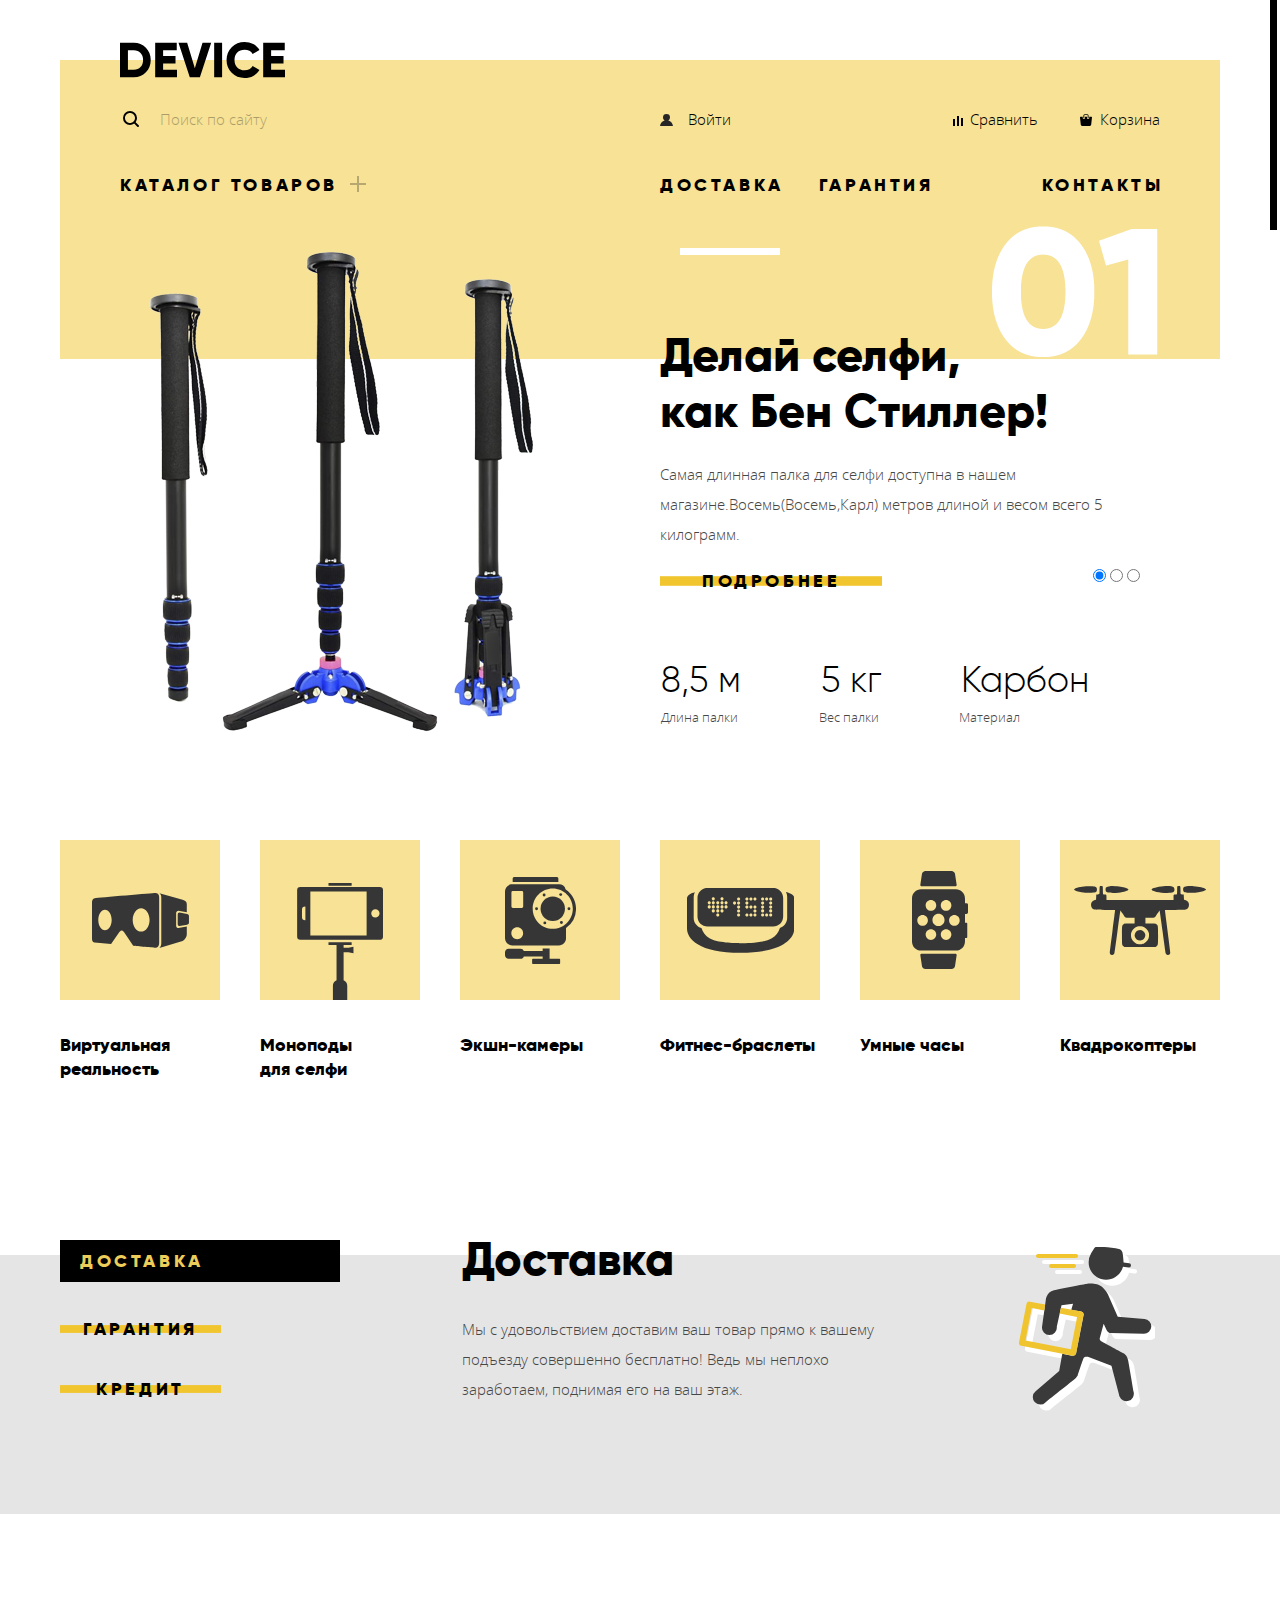
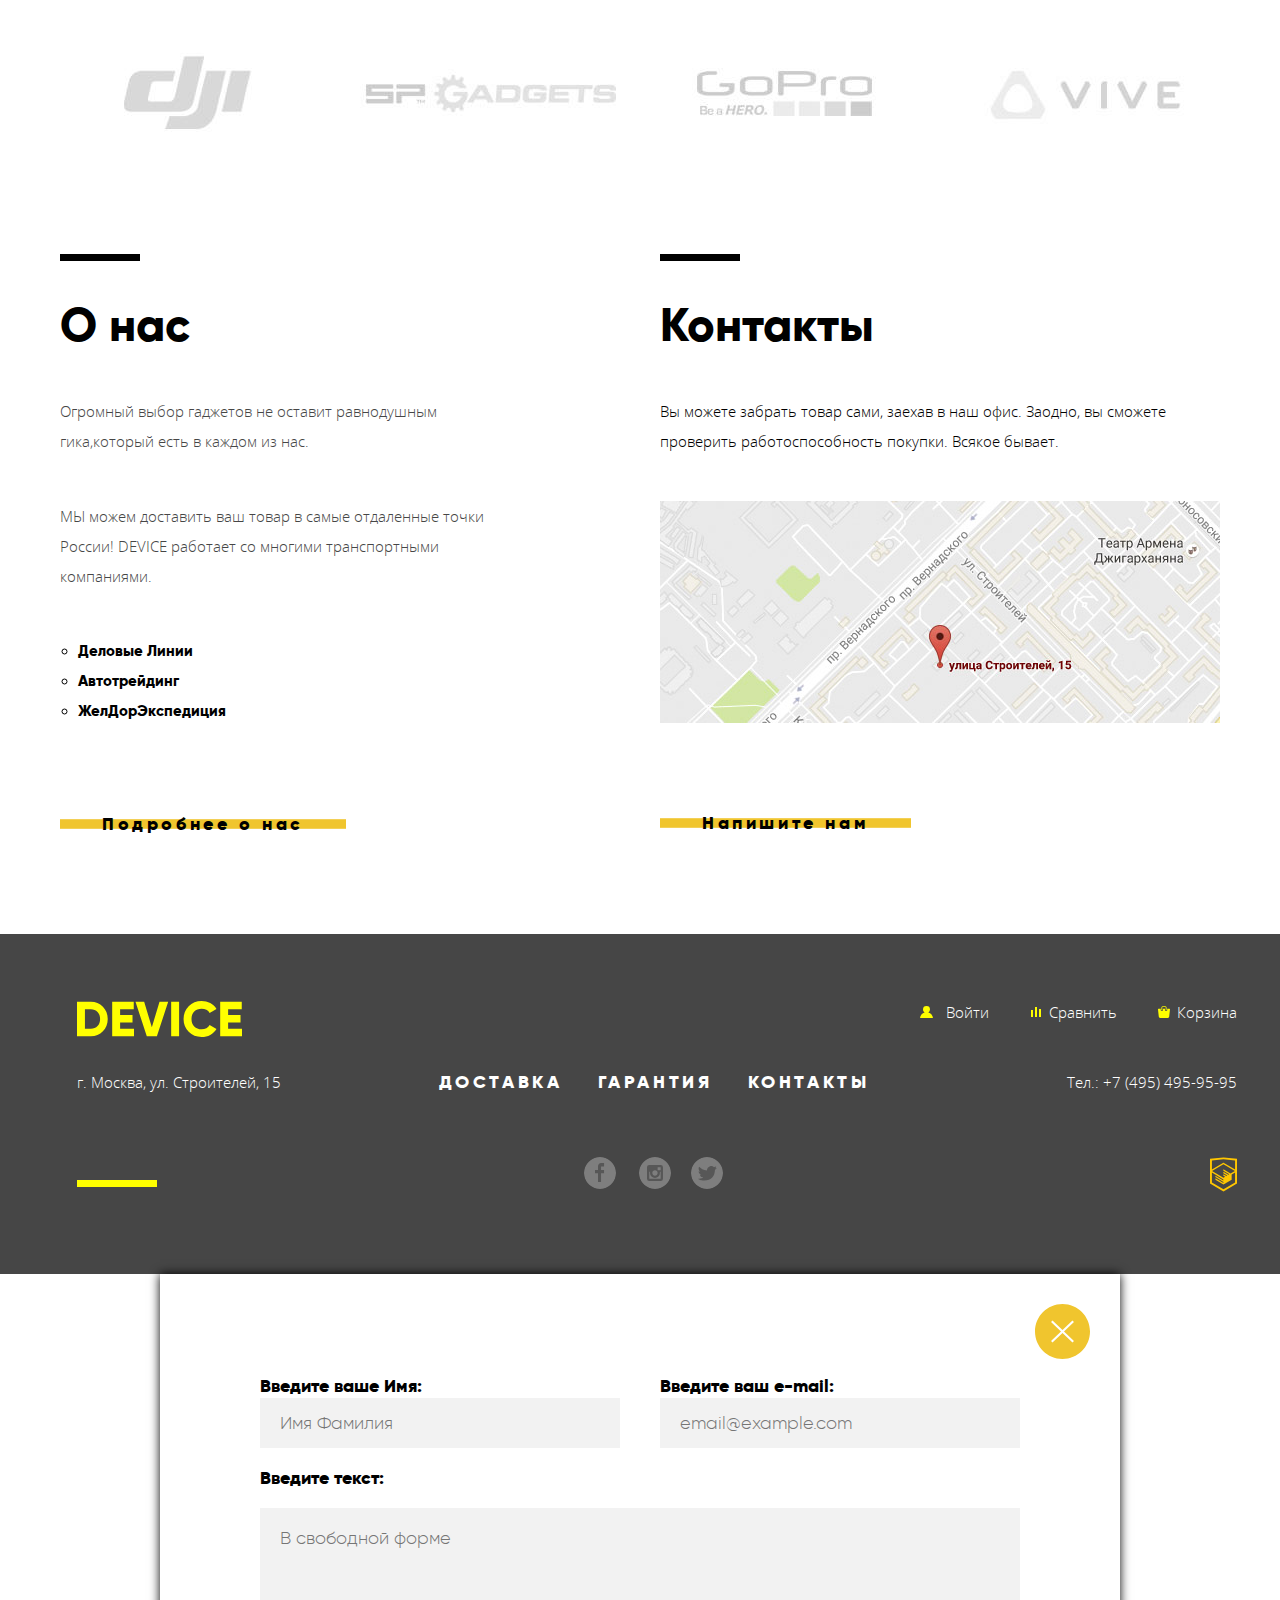
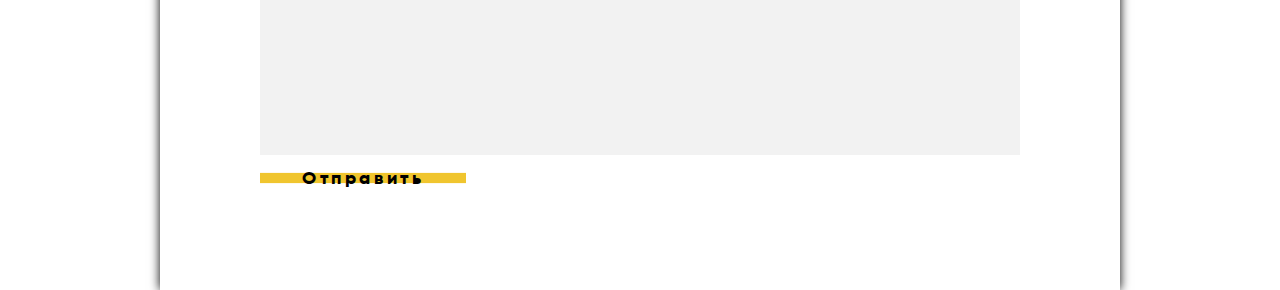
<file: index.html>
<!DOCTYPE html>
<html lang="ru">
<head>
	<meta charset="UTF-8">
	<title>HTML Academy: Девайс</title>
	<link rel="stylesheet" href="css/normalize.css">
	<link rel="stylesheet" href="css/style.css">
</head>
<body>
	<header class="main-header container">
		<nav class="header-nav">
			<div class="wrapper">
				<div class="logo">
					<h1 class="header-logo"><img src="img/svg/logo-header.svg" alt="DEVICE" width="165" height="50"></h1>
				</div>
				<div class="menu-container">
					<form action="#" class="search-form" method="GET">
						<div class="search-container">
							<input type="text" placeholder="Поиск по сайту" class="search-input"><button class="btn-search" type="submit">Найти</button>
						</div>
					</form>
					<ul class="user-login list-graps">
						<li class="login"><a href="#" class="log-in">Войти</a></li>
					</ul>
					<ul class="user-basket list-graps">
						<li><a href="#" class="compare">Сравнить</a></li>
						<li><a href="#" class="basket">Корзина</a></li>
					</ul>
				</div>
				<div class="main-nav">
					<ul class="catalog-link list-graps">
						<li class="catalog-item-hover"><a href="#" class="catalog">Каталог товаров</a>
							<div class="menu-wrapper">
								<ul class="drop-down list-graps first">
									<li><a href="#">Виртуальная реальность</a></li>
									<li><a href="catalog.html">Моноподы для селфи</a></li>
									<li><a href="#">Экшн-камеры</a></li>
								</ul>
								<ul class="drop-down list-graps second-list">
									<li><a href="#">Фитнес-браслеты</a></li>
									<li><a href="#">Умные часы</a></li>
								</ul>
								<ul class="drop-down list-graps third">
									<li><a href="#">Квадрокоптеры</a></li>
								</ul>
							</div>
						</li>
					</ul>
					<ul class="header-menu list-graps">
						<li><a href="#">Доставка</a></li>
						<li><a href="#">Гарантия</a></li>
						<li><a href="#">Контакты</a></li>
					</ul>
				</div>
			</div>
		</nav>
	</header>
	<main>
		<section class="slider-container container">
			<div class="controls">
				<label for="one"></label>
				<input type="radio" name="controled" id="one" checked>
				<label for="two"></label>
				<input type="radio" name="controled" id="two">
				<label for="three"></label>
				<input type="radio" name="controled" id="three">
			</div>
			<div class="slider-wrapper">
				<div class="slider slider-one">
					<div class="img-container">
						<img src="img/slider-1.png" alt="Монопод" width="384" height="486">
					</div>
					<div class="slider-description">
						<div class="one">
							<span class="row-left"></span><span class="number-one number-blocks"></span>
						</div>
						<p class="slider-lead">Делай селфи,<br>как Бен Стиллер!</p>
						<p class="descr">Самая длинная палка для селфи доступна в нашем магазине.Восемь(Восемь,Карл) метров длиной и весом всего 5 килограмм.</p>
						<a href="#" class="more btn">Подробнее</a>
						<table class="characteristics">
							<tr>
								<td>8,5 м</td>
								<td>5 кг</td>
								<td>Карбон</td>
							</tr>
							<tr>
								<td>Длина палки</td>
								<td class="char-one">Вес палки</td>
								<td class="char-two">Материал</td>
							</tr>
						</table>
					</div>
				</div>
				<div class="slider slider-two slider-hidden">
					<div class="img-container">
					<img src="img/slider-2.png" alt="Фитнес-браслет" width="345" height="485">
					</div>
					<div class="slider-description">
						<div class="two">
							<span class="row-left"></span><span class="number-two number-blocks"></span>
						</div>
						<p class="slider-lead lead-two">Худеем правильно!</p>
						<p class="descr">Мотивирующие фитнес-браслеты помогут найти в себе силы не пропускать занятия о соблюдать диету.</p>
						<a href="#" class="more btn">Подробнее</a>
						<table class="characteristics">
							<tr>
								<td>48 часов</td>
							</tr>
							<tr>
								<td>Без подзарядки</td>
							</tr>
						</table>
					</div>
				</div>
				<div class="slider slider-three slider-hidden">
					<div class="img-container">
					<img src="img/slider-3.png" alt="Монопод" width="526" height="334">
					</div>
					<div class="slider-description">
						<div class="three">
							<span class="row-left"></span><span class="number-three number-blocks"></span>
						</div>
						<p class="slider-lead">Порхает как бабочка, жалит как пчела!</p>
						<p class="descr">Это обычный, на первый взгляд, квадрокоптер оснащен мощным лазером, замаскированным под стандартную камеру.</p>
						<a href="#" class="more btn">Подробнее</a>
						<table class="characteristics">
							<tr>
								<td>800 м</td>
								<td>50 м</td>
							</tr>
							<tr>
								<td>Дальность полета</td>
								<td>Радиус поражения</td>
							</tr>
						</table>
					</div>
				</div>
			</div>
		</section>
		<section class="goods-list container">
			<h2 class="hidden-vis">Популярные категории</h2>
			<ul class="popular list-graps">
				<li><a href="#" class="popular-link vr"><div class="colors"><div class="images virtual"></div></div><span class="vr-wrapper">Виртуальная реальность</span></a></li>
				<li><a href="catalog.html" class="popular-link selfie"><div class="colors monopod-colors"><div class="images monopod"></div></div><span class="selfie-wrapper">Моноподы<br>для селфи</span></a></li>
				<li><a href="#" class="popular-link action-camera"><div class="colors"><div class="images camera"></div></div><span class="action-wrapper">Экшн-камеры</span></a></li>
				<li><a href="#" class="popular-link fitness"><div class="colors"><div class="images bracer"></div></div><span class="fitness-wrapper">Фитнес-браслеты</span></a></li>
				<li><a href="#" class="popular-link smart"><div class="colors"><div class="images hours"></div></div><span class="smart">Умные часы</span></a></li>
				<li><a href="#" class="popular-link quadro"><div class="colors"><div class="images quadr"></div></div><span class="quadro">Квадрокоптеры</span></a></li>
			</ul>
		</section>
	</div>
	<section class="services">
		<div class="container services-container">
			<div class="controls-wrapper">
				<h2 class="hidden-vis">Наши преимущества</h2>
				<input type="radio" name="control" id="delivery" checked>
				<label for="delivery" class="btn delivery-btn">Доставка</label>
				<input type="radio" name="control" id="quarantee">
				<label for="quarantee" class="btn">Гарантия</label>
				<input type="radio" id="credit" name="control">
				<label for="credit" class="btn">Кредит</label>
			</div>
			<div class="service-descr delivery-service active">
				<h3 class="descr-title">Доставка</h3>
				<p class="descr">Мы с удовольствием доставим ваш товар прямо к вашему подъезду совершенно бесплатно! Ведь мы неплохо заработаем, поднимая его на ваш этаж.</p>
			</div>
			<div class="service-descr warranty-service">
				<h3 class="descr-title">Гарантия</h3>
				<p class="descr">Если из-за возгорания купленного у нас товара у вас сгорит дом - не переживайте, мы выдадим вам новый. Товар, не дом, конечно же.</p>
			</div>
			<div class="service-descr credit-service">
				<h3 class="descr-title">Кредит</h3>
				<p class="descr">Залезть в долдговую яму стало проще! Кредитные консультанты подберут для вас наиболее выгодные условия кредита. Выгодные для нашего банка, разумеется.</p>
			</div>
		</div>
	</section>
	<section class="mark-container container">
		<h2 class="hidden-vis">Бренды</h2>
		<ul class="marks-list list-graps">
			<li><a href="#" class="marks-link dji">DJI</a></li>
			<li><a href="#" class="marks-link sp-gadjets">SP Gadjets</a></li>
			<li><a href="#" class="marks-link gopro">GoPro</a></li>
			<li><a href="#" class="marks-link vive">Vive</a></li>
		</ul>
	</section>
</div>
<section class="container-partners container">
	<h2 class="hidden-vis">Мы и наши партнеры</h2>
	<div class="about-us">
		<h3 class="about-title">О нас</h3>
		<p>Огромный выбор гаджетов не оставит равнодушным гика,который есть в каждом из нас.</p>
		<p class="text-2">МЫ можем доставить ваш товар в самые отдаленные точки России! DEVICE работает со многими транспортными компаниями.</p>
		<ul class="list-partner list-graps">
			<li>Деловые Линии</li>
			<li>Автотрейдинг</li>
			<li>ЖелДорЭкспедиция</li>
		</ul>
		<a href="#" class="btn about-btn">Подробнее о нас</a>
	</div>
	<div class="contacts">
		<h3 class="contacts-title">Контакты</h3>
		<p>Вы можете забрать товар сами, заехав в наш офис. Заодно, вы сможете проверить работоспособность покупки. Всякое бывает.</p>
		<div class="location"></div>
		<div class="send">
			<a href="#" class="send-us btn">Напишите нам</a>
		</div>
	</div>
</section>
</main>
<footer class="page-footer">
	<div class="container">
		<div class="footer-logo rows">
			<img src="img/svg/logo-normal.svg" alt="Device" width="165" height="50">
			<ul class="footer-basket list-graps">
				<li class="user-logout"><a href="#" class="user-footer">Войти</a></li>
				<li><a href="#" class="compare-footer">Сравнить</a></li>
				<li><a href="#" class="basket-footer">Корзина</a></li>
			</ul>
		</div>
		<div class="center-section rows">
			<p class="adress">г. Москва, ул. Строителей, 15</p>
			<ul class="footer-service list-graps">
				<li class="list-delivery"><a href="#">Доставка</a></li>
				<li><a href="#">Гарантия</a></li>
				<li><a href="#">Контакты</a></li>
			</ul>
			<a class="phone-number" href="tel:+74954959595">Тел.: +7 (495) 495-95-95</a>
		</div>
		<div class="social rows">
			<div class="empty"></div>
			<ul class="list-social list-graps">
				<li class="list-facebook"><a href="#" class="facebook">Фэйсбук</a></li>
				<li class="list-instagram"><a href="#" class="instagram">Инстаграмм</a></li>
				<li class="list-twitter"><a href="#" class="twitter">Твиттер</a></li>
			</ul>
			<a href="https://htmlacademy.ru/intensive/htmlcss" class="logo"><img src="img/svg/logo-html.svg" width="27" height="35" alt="HTMLAcademy"></a>
		</div>
	</div>
</footer> 
<form action="#" method="POST">
	<div class="modal feedback-container">
		<div class="container-modal">
			<div class="modal-header">
				<div class="name-container">
					<label for="name">Введите ваше Имя:</label>					<input type="text" id="name" class="name-feedback" placeholder="Имя Фамилия">
				</div>
				<div class="email-container">
					<label for="e-mail">Введите ваш e-mail:</label>
					<input type="email" id="e-mail" class="email-feedback" placeholder="email@example.com">
				</div>
			</div>
			<div class="textarea-container">
				<p>Введите текст:</p>
				<textarea cols="30" rows="10" class="area-feedback" placeholder="В свободной форме"></textarea>				
				<button type="submit" class="btn btn-submit">Отправить</button>
				<button class="close-modal" type="button"></button>
			</div>
		</div>
	</div>
</form>
</body>
</html>
</file>
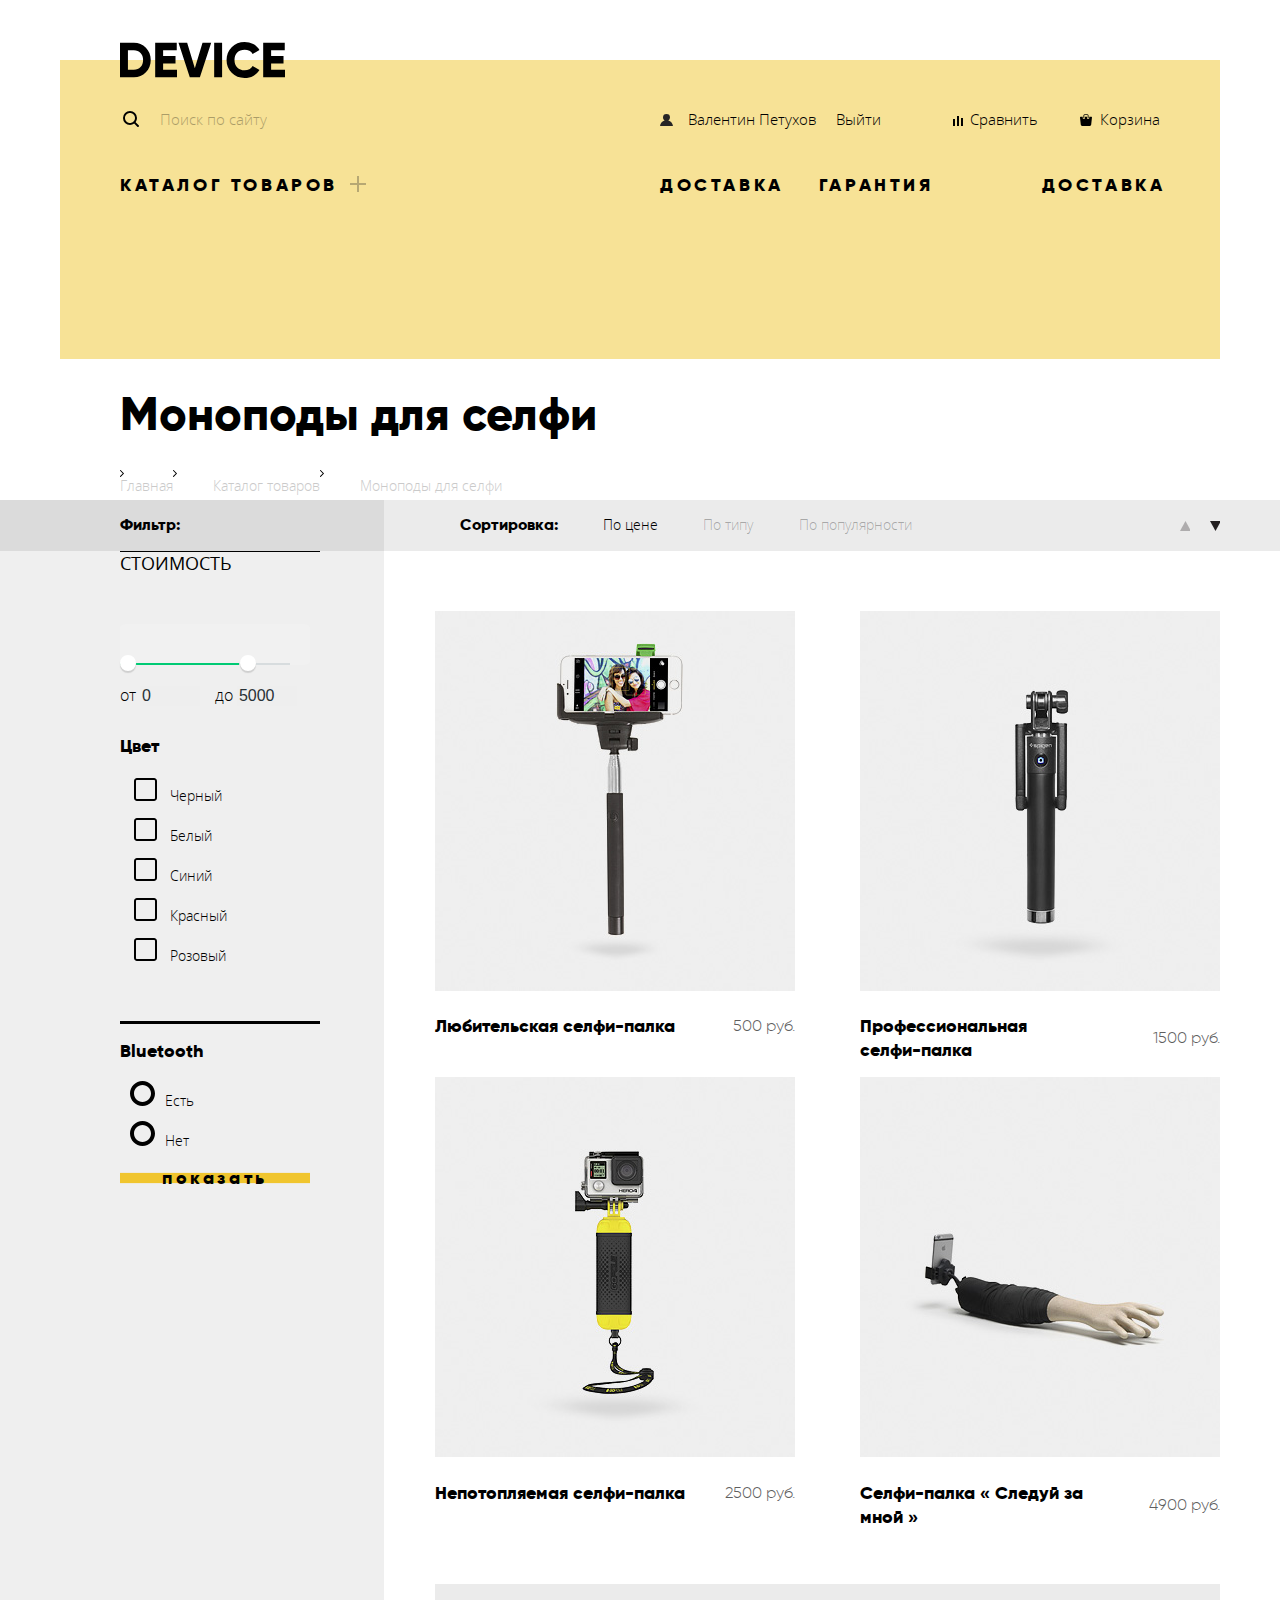
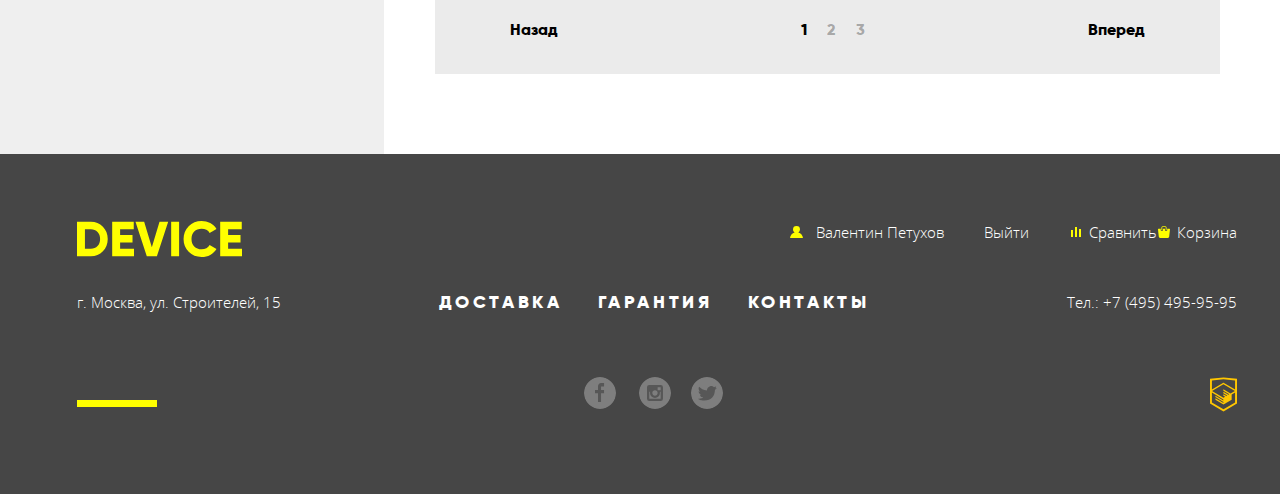
<file: catalog.html>
<!DOCTYPE html>
<html lang="ru">
<head>
	<meta charset="UTF-8">
	<title>Каталог товаров</title>
	<link rel="stylesheet" href="css/normalize.css">
	<link rel="stylesheet" href="css/style.css">
</head>
<body>
	<header class="main-header header-container container">
		<nav class="header-nav">
			<div class="logo"><a href="index.html"><img src="img/svg/logo-header.svg" alt="DEVICE" width="165" height="50"></a></div>
			<div class="menu-container">
				<form action="#" method="GET">
					<div class="search-container">
						<span class="search-logo"></span>
						<input type="text" placeholder="Поиск по сайту" class="search-input"><button class="btn-search" type="submit">Найти</button>
					</div>
				</form>
				<ul class="user-login list-graps">
					<li class="username login"><a href="#" class="log-in">Валентин Петухов</a></li>
					<li><a href="#" class="logout">Выйти</a></li>
				</ul>
				<ul class="user-basket list-graps"> 
					<li><a href="#" class="compare">Сравнить</a></li>
					<li><a href="#" class="basket">Корзина</a></li>
				</ul>
			</div>
			<div class="main-nav">
				<ul class="catalog-link list-graps">
					<li class="catalog-item-hover"><a href="#" class="catalog">Каталог товаров</a>
						<div class="menu-wrapper">
							<ul class="drop-down list-graps first">
								<li><a href="#">Виртуальная реальность</a></li>
								<li><a href="#">Моноподы для селфи</a></li>
								<li><a href="#">Экшн-камеры</a></li>
							</ul>
							<ul class="drop-down second-list list-graps">
								<li><a href="#">Фитнес-браслеты</a></li>
								<li><a href="#">Умные часы</a></li>
							</ul>
							<ul class="drop-down list-graps third">
								<li><a href="#">Квадрокоптеры</a></li>
							</ul>
						</div>
					</li>
				</ul>
				<ul class="header-menu list-graps">
					<li><a href="#">Доставка</a></li>
					<li><a href="#">Гарантия</a></li>
					<li><a href="#">Доставка</a></li>
				</ul>
			</div>
		</nav>
	</header>
	<main>
		<section class="goods-name container">
			<div class="container-catalog container">
				<h1 class="goods-name-title">Моноподы для селфи</h1>
				<nav class="goods-breadcrumb">
					<ul class="nav-list list-graps">
						<li><a href="index.html">Главная</a></li>
						<li><a href="#">Каталог товаров</a></li>
						<li><a href="#">Моноподы для селфи</a></li>
					</ul>
				</nav>
			</div>
		</section>
		<div class="controls-goods">
			<div class="container controls-container">
				<div class="title-container">
					<h2 class="filter-title">Фильтр:</h2>
				</div>
				<div class="sort-container">
					<h2 class="sort">Сортировка:</h2>
					<ul class="title-list list-graps">
						<li><a href="#" class="sort-link active">По цене</a></li>
						<li><a href="#" class="sort-link">По типу</a></li>
						<li><a href="#" class="sort-link">По популярности</a></li>
					</ul>
					<ul class="title-list arrow-control list-graps">
						<li class="arrows"><a href="#" class="row arrow-up"></a></li>
						<li class="arrows"><a href="#" class="row arrow-down active"></a></li>
					</ul>
				</div>
			</div>
		</div>
		<div class="container-goods">
			<div class="container content-container">
				<form action="" class="filter-params" method="GET">
					<div class="filter-container">
						<div class="price-container">
							<div class="price-title">
								<fieldset class="price-item">
								<legend>Стоимость</legend>
								<div class="range-filter">
									<div class="range-controls">
										<div class="scale">
											<div class="bar"></div>
										</div>
										<div class="toggle toggle-min"></div>
            <div class="toggle toggle-max"></div>
									</div>
									<div class="price-controls">
										 <label class="min-price">от <input name="min-price" type="text" value="0"></label>
            <label class="max-price">до <input name="max-price" type="text" value="5000"></label>
									</div>
								</div>
								</fieldset>
							</div>
						</div>
						<div class="color">
							<h3>Цвет</h3>
							<input type="checkbox" name="colors" id="black" value="black">
							<label for="black">Черный</label>
							<input type="checkbox" name="colors" id="white" value="white">
							<label for="white">Белый</label>
							<input type="checkbox" name="colors" id="blue" value="blue">
							<label for="blue">Синий</label>
							<input type="checkbox" name="colors" id="red" value="red">
							<label for="red">Красный</label>
							<input type="checkbox" name="colors" id="purple" value="purple">
							<label for="purple">Розовый</label>
						</div>
						<div class="functions">
							<h3>Bluetooth</h3>
							<input type="radio" name="function" id="one" value="yes">
							<label for="one">Есть</label>
							<input type="radio" name="function" id="two" value="no">
							<label for="two">Нет</label>
						</div>
						<button type="submit" class="submit-btn btn">показать</button>
					</div>
				</form>
				<div class="goods-container">
					<article class="goods-block block1">
						<div class="blocks-body"><img src="img/item-1.jpg" width="360" height="380" alt="Селфи палка">
						</div>
						<footer class="footer blocks-footer">
							<div class="goods-name"><h2>Любительская селфи-палка</h2>
								<span class="price">500 руб.</span>
							</div>				
						</footer>
						<div class="links-hidden"><a href="#" class="add btn">В корзину</a><a href="#" class="add2">Добавить к сравнению</a></div>
					</article>
					<article class="goods-block block2">
						<div class="blocks-body"><img src="img/item-2.jpg" width="360" height="380" alt="Селфи палка"></div>
						<footer class="footer blocks-footer">
							<div class="goods-name"><h2>Профессиональная<br> селфи-палка</h2>
								<span class="price">1500 руб.</span>
							</div>
						</footer>
						<div class="links-hidden"><a href="#" class="add btn">В корзину</a><a href="#" class="add2">Добавить к сравнению</a></div>
					</article>
					<article class="goods-block block3">
						<div class="blocks-body"><img src="img/item-3.jpg" width="360" height="380" alt="Селфи палка"></div>
						<footer class="footer blocks-footer">
							<div class="goods-name"><h2>Непотопляемая селфи-палка</h2>
								<span class="price">2500 руб.</span>
							</div>
						</footer>
						<div class="links-hidden"><a href="#" class="add btn">В корзину</a><a href="#" class="add2">Добавить к сравнению</a></div>
					</article>
					<article class="goods-block block4">
						<div class="blocks-body"><img src="img/item-4.jpg" width="360" height="380" alt="Селфи палка"></div>
						<footer class="footer blocks-footer">
							<div class="goods-name"><h2>Селфи-палка &laquo; Следуй за мной &raquo;</h2>
								<span class="price">4900 руб.</span>
							</div>
						</footer>
						<div class="links-hidden"><a href="#" class="add btn">В корзину</a><a href="#" class="add2">Добавить к сравнению</a></div>
					</article>
				<nav class="paginator">
					<ul class="paginator-list list-graps">
						<li class="forward"><a href="#">Назад</a></li>
						<li class="numbers"><a href="#" class="active">1</a></li>
						<li class="numbers"><a href="#" class="no-active">2</a></li>
						<li class="numbers"><a href="#" class="no-active">3</a></li>
						<li class="back"><a href="#">Вперед</a></li>
					</ul>
				</nav>
				</div>
			</div>
		</div>
	</div>
</div>
</main>
<footer class="page-footer">
	<div class="container">
		<div class="footer-logo rows">
			<img src="img/svg/logo-normal.svg" alt="Device" width="165" height="50" alt="Device">
			<ul class="user-login-footer footer-basket list-graps">
				<li class="username user-logout"><a href="#" class="user-footer">Валентин Петухов</a></li>
				<li><a href="#" class="logout">Выйти</a></li>
				<li><a href="#" class="compare-footer">Сравнить</a></li>
				<li><a href="#" class="basket-footer">Корзина</a></li>
			</ul>
		</div>
		<div class="center-section rows">
			<p class="adress">г. Москва, ул. Строителей, 15</p>
			<ul class="footer-service list-graps">
				<li><a href="#" class="delivery-service-footer">Доставка</a></li>
				<li><a href="#">Гарантия</a></li>
				<li><a href="#">Контакты</a></li>
			</ul>
			<a class="phone-number" href="tel:+74954959595">Тел.: +7 (495) 495-95-95</a>
		</div>
		<div class="social rows">
			<div class="empty"></div>
			<ul class="list-social list-graps">
				<li class="list-facebook"><a href="#" class="facebook">Фэйсбук</a></li>
				<li class="list-instagram"><a href="#" class="instagram">Инстаграмм</a></li>
				<li class="list-twitter"><a href="#" class="twitter">Твиттер</a></li>
			</ul>
			<a href="https://htmlacademy.ru/intensive/htmlcss" class="logo"><img src="img/svg/logo-html.svg" width="27" height="35" alt="HtmlAcademy"></a>
		</div>
	</div>
</footer> 
</body>
</html>
</file>
<file: css/style.css>
/* Шрифты */
@font-face {
	font-family: Gilroy;
	src:url(fonts/gilroylight.woff),
	url(fonts/gilroylight.woff2);
	font-weight:300;
	font-style:normal;
}
@font-face {
	font-family: Gilroy;
	src:url(fonts/gilroyextrabold.woff),
	url(fonts/gilroyextrabold.woff2);
	font-weight:800;
	font-style:normal;
}
@font-face {
	font-family: Opensans;
	src:url(fonts/opensanslight.woff),
	`	font-weight:300;
	font-style:normal;
}
@font-face {
	font-family: Opensans;
	src:url(fonts/opensans.woff),
	url(fonts/opensans.woff2);
	font-weight:800;
	font-style:normal;
}

/* Контентная часть */
* {
	box-sizing:border-box;
}
body {
	font-family: 'Opensans', 'Arial', sans-serif;
	font-size:15px;
	line-height:30px;
	font-weight:300;
	color:#000000;
	background-color:#ffffff;
}
.container {
	width:1160px;
	margin:0 auto;
}
.header-logo {
	padding:0px;
	margin:0px;
	display: inline-block;
}
.hidden-vis {
	display: none;
}
a {
	text-decoration:none;
}
.user-login a, .user-basket a, .phone-number {
	color:inherit;
	position: relative;
}
.list-graps {
	list-style:none;
	margin:0px;
	padding:0px;
	display: -webkit-flex;
	display: -moz-flex;
	display: -ms-flex;
	display: -o-flex;
	display: flex;
}
.slider .descr, .service-descr .descr, .about-us p {
	color:#464646;
}
.page-footer {
	color:#ffffff;
	line-height:36px;
	background-color:#464646;
	padding:60px 77px;
}
.page-footer .user-logout a,
.page-footer .footer-basket a,
.user-login-footer a,
.user-basket-footer a{
	color:inherit;
}
.user-logout {
	margin-right: 20px;
}
.main-nav {
	font-family:'Gilroy', 'Arial', sans-serif;
	font-size:18px;
	line-height:24px;
	font-weight:800;
	display: -webkit-flex;
	display: -moz-flex;
	display: -ms-flex;
	display: -o-flex;
	display: flex;
	justify-content: space-between;
	text-transform:uppercase;
}
.catalog-link a, .header-menu a{
	color:inherit;
}
.drop-down a {
	line-height:36px;
	color:inherit;
	font-weight:300;
	text-transform:none;
}
.characteristics {
	padding:0px;
	margin-top:59px;
	display: -webkit-flex;
	display: -moz-flex;
	display: -ms-flex;
	display: -o-flex;
	display: flex;
}
.characteristics tr:nth-of-type(2) {
	font-size:13px;
	line-height:20px;
	color:#464646;
	width: 430px;
	display: flex;
	justify-content: space-between;
}
.characteristics tr:first-child {
	font-family:'Gilroy', 'Arial', sans-serif;
	font-size:36px;
	line-height:48px;
	font-weight:300;
	width: 430px;
	display: flex;
	justify-content: space-between;
	margin-bottom: 1px;
}
.characteristics .char-one, .characteristics .char-two {
	padding-right: 70px;
}
.char-one {
	padding-left: 70px;
}
.popular a {
	font-family:'Gilroy','Arial', sans-serif;
	font-size:18px;
	line-height:24px;
	font-weight:800;
	color:inherit;
}
.footer-service a {
	font-family:'Gilroy', 'Arial', sans-serif;
	font-size:18px;
	line-height:24px;
	font-weight:800;
	color:#ffffff;
	letter-spacing:.2em;
	text-transform: uppercase;
}
.footer-service {
	width: 430px;
	display: flex;
	margin-left: 50px;
	flex-grow: 1;
	justify-content: space-around;
	padding-left: 90px;
	padding-right: 80px;
	margin-right: 100px;
}
.center-section {
	margin-bottom: 57px;
}
.delivery-service {
	margin-top: -20px;
	margin-left:0px;
}
.goods-name-title, .slider-lead, .delivery, .about-title, .contacts-title, .descr-title {
	font-family:'Gilroy','Arial', sans-serif;
	font-size:47px;
	line-height:56px;
	font-weight:800;
}
.slider-lead {
	margin: 0px;
	margin-top: 79px;
	margin-bottom: 20px;
}
.lead-two {
	width: 260px;
}
.goods-name-title, .delivery, .about-title, .contacts-title, .descr-title {
	line-height:48px;
}
.btn {
	font-family:'Gilroy','Arial', sans-serif;
	font-size:18px;
	line-height:24px;
	color:inherit;
	font-weight:800;
	border:none;
	padding: 5px 42px;
	text-align:center;
	position: relative;
	background:transparent;
	letter-spacing:.2em;
	z-index:2;
}
.btn::after {
	content:'';
	position: absolute;
	display: -webkit-flex;
	display: -moz-flex;
	display: -ms-flex;
	display: -o-flex;
	background-color:#f0c52e;
	left:0px;
	height: 100%;
	bottom:0px;
	top: 0px;
	right: 0px;
	transform:scaleY(.3);
	transition:transform .5s ease;
	z-index: -1;
}
.btn:hover::after {
	transform:scaleY(1);
	transition:transform .5s ease;
}
.delivery-btn {
	margin-top: 5px;
}
.controls-wrapper .btn {
	width: 161px;
	padding: 1px 20px;
	text-transform: uppercase;
	margin-bottom: 34px;
}
.slider-wrapepr {
	padding-left: 30px;
}
.main-header {
	background-color:#f7e296;
	padding:0 60px 137px 60px;
	margin-top: 60px;
}
.list-social a {
	display:block;
	width:32px;
	height:32px;
	background-color:#7e7e7e;
	border-radius:50px;
	font-size:0px;
	opacity:0.3;
}
.list-social a:hover {
	opacity:.6;
}
.list-social a:active {
	opacity:.1;
}
.list-social .facebook {
	background:url(../img/svg/fb.svg) no-repeat center;
	background-color:#7e7e7e;
	font-size:0px;
	margin-left:0px;
}
.list-social::before {
	content: '';
	position: absolute;
	width: 80px;
	height: 7px;
	background: yellow;
	left: 0px;
	bottom: 27px;
}
.list-social {
	width: 300px;
	display: -webkit-flex;
	display: -moz-flex;
	display: -ms-flex;
	display: -o-flex;
	display: flex;
	justify-content: center;
	margin-left: 20px;
}
.list-facebook {
	padding-right: 20px;
}
.list-instagram {
	padding-left: 3px;
}
.list-twitter {
	padding-left: 20px;
}
.social {
	position: relative;
	align-items: flex-start;
}
.twitter {
	background:url(../img/svg/twitter.svg) no-repeat center;
}
.instagram {
	background:url(../img/svg/instagram.svg) no-repeat center;
}
.user-login-footer .logout {
	color:#8d8d8d;
}
.goods-breadcrumb a {
	color:#cacaca;
	font-size:14px;
	line-height:24px;
	font-weight:300;
}
.goods-name h2, .filter-title, .sort, .price label, .color h3, .functions h3 {
	font-family:'Gilroy', 'Arial', sans-serif;
	font-size:16px;
	line-height:24px;
	font-weight:800;
}
.goods-name h2, .price label, .color h3, .functions h3 {
	font-size:18px;
	line-height:24px;
}
.color label, .functions label, .title-list a, .sort-link {
	font-size:14px;
	line-height:40px;
	color:inherit;
	font-weight:300;
}
.title-list .sort-link {
	color: rgba(0,0,0,.3);
}
.title-list .active {
	color:rgba(0,0,0,1);
}
.blocks-footer .price  {
	font-family:'Gilroy', 'Arial', sans-serif;
	font-size:16px;
	line-height:24px;
	color:#5f5f5f;
	font-weight:300;
}
.links-hidden .add2 {
	font-size:13px;
	line-height:36px;
	color:inherit;
	font-weight:300;
	opacity:0.5;
}
.paginator a {
	color:inherit;
	font-size:16px;
	line-height:24px;
	font-weight:800;
	font-family:'Gilroy', 'Arial', sans-serif;
}
.search-container {
	width:540px;
	height:30px;
}
.search-input::placeholder {
	font-family:'Opensans','Arial', sans-serif;
	font-size:15px;
	line-height:30px;
	font-weight:300;
	color:#000000;
	opacity:0.3;
}
.btn-search {
	background:transparent;
	border:2px solid #000000;
	color:#000000;
	width:77px;
	height:30px;
	display: none;
}
.search-input {
	border:none;
	background:url(../img/svg/search.svg) #f7e296 no-repeat 3px 7px;
	outline:none;
	width:336px;
	height:30px;
	padding-left:40px;
}
.search-input:focus ~ .btn-search {
	display:inline-block;
}
.search-input:focus {
	border-bottom:2px solid #000000;
}
.btn-search:hover {
	background:#000000;
	color:#ffffff;
}
.btn-search:active {
	display: inline-block;
	color:#6a6a6a;
}
.footer-service a:hover,.footer-basket a:hover, .user-login a:hover, .user-basket a:hover, .catalog-link a:hover, .header-menu a:hover {
	opacity:0.6;
}
.footer-service a:active, .footer-basket a:active, .user-login a:active, .user-basket a:active, .catalog-link a:active, .header-menu a:active {
	opacity:0.3;
}
.logo img:hover,.footer-logo img:hover {
	opacity:0.6;
}
.logo {
	margin-bottom: 10px;
}
.header-nav {
	transform: translateY(-25px);
}
.logo img:active, .footer-logo img:active {
	opacity:0.3;
}
.footer-logo {
	margin-bottom: 20px;
}
.adress {
	margin: 0px;
	padding: 0px;
}
.list-partner {
	font-family:'Gilroy', 'Arial', sans-serif;
	font-weight:800;
	list-style:circle;
	display: block;
	margin-left:18px;
	margin-bottom:83px;
}
.links-hidden {
	display: none;
}
.goods-block:hover  .links-hidden {
	position: absolute;
	top:0px;
	left:0px;
	flex-direction: column;
	display: flex;
	justify-content:center;
	align-items:center;
	width:100%;
	height:100%;
}
.mark-container {
	margin-bottom:110px;
}
.marks-list {
	display: -webkit-flex;
	display: -moz-flex;
	display: -ms-flex;
	display: -o-flex;
	display: flex;
	justify-content: space-between;
	align-items:center;
}
.marks-link {
	display: block;
	width: 260px;
	height: 100px;
	font-size:0px;
	background:url(../img/sprite-partners.jpg) no-repeat center;
}
.marks-list .dji {
	background-position:-0px -0px;
}
.marks-list .dji:hover {
	background-position:-272px -0px;
}
.marks-list .sp-gadjets {
	background-position:-0px -224px;
}
.marks-list .sp-gadjets:hover {
	background-position: -272px -224px;
}
.marks-list .gopro {
	background-position: -0px -112px;
}
.marks-list .gopro:hover {
	background-position: -272px -112px;
}
.marks-list .vive {
	background-position: -0px -336px; 
}
.marks-list .vive:hover {
	background-position: -272px -336px;
}
.goods-list {
	display: -webkit-flex;
	display: -moz-flex;
	display: -ms-flex;
	display: -o-flex;
	display: flex;
	justify-content: space-around;
	margin-bottom:265px;
}
.popular {
	width:100%;
}
.popular li {
	display: -webkit-flex;
	display: -moz-flex;
	display: -ms-flex;
	display: -o-flex;
	display: flex;
	align-items:flex-end;
	position: relative;
}
.popular-link {
	background-color:#f7e296;
	display: -webkit-flex;
	display: -moz-flex;
	display: -ms-flex;
	display: -o-flex;
	display: flex;
}
.popular-link span {
	display: block;
	margin-top:33px;
}
.popular-link.vr {
	margin:0px;
}
.popular-link:active .images {
	opacity:.3;
}
.popular-link:active span {
	opacity:.3;
}
.popular a {
	display: block;
	width:160px;
	height:160px;
	margin-left:40px;
}
.paginator .no-active {
	color:rgba(0,0,0,0.3);
}
.row {
	width:10px;
	height:10px;
	display: inline-block;
}
.title-list .arrow-up {
	background:url(../img/svg/icon-up-dir.svg);
}
.title-list .arrow-down {
	background:url(../img/svg/icon-down-dir.svg);
}
.color [type="checkbox"] {
	display: none;
}
.color {
	display: -webkit-flex;
	display: -moz-flex;
	display: -ms-flex;
	display: -o-flex;
	display: flex;
	flex-direction:column;
	justify-content: space-around;
	align-items:flex-start;
	margin-bottom: 45px;
	position: relative;
}
.functions::before {
	content: '';
	width: 200px;
	height: 3px;
	background: #000000;
	top: 0px;
	left: 0px;
	position: absolute;
}
.color label::before {
	content:'';
	display: inline-block;
	width: 30px;
	height: 23px;
	background:url(../img/svg/checkbox-off.svg) no-repeat center;
	padding-right:20px;
}
.color [type="checkbox"]:checked + label::before {
	content:'';
	display: inline-block;
	width: 30px;
	height: 23px;
	background:url(../img/svg/checkbox-on.svg) no-repeat center;
}
.functions [type="radio"] {
	display: none;
}
.functions {
	display: -webkit-flex;
	display: -moz-flex;
	display: -ms-flex;
	display: -o-flex;
	display: flex;
	flex-direction:column;
	justify-content: space-around;
	align-items:flex-start;
	position: relative;
}
.functions label::before {
	content:'';
	background:url(../img/svg/radio-off.svg) no-repeat center;
	width:25px;
	height: 25px;
	display: inline-block;
	padding-right:20px;
}
.functions [type="radio"]:checked + label::before {
	content:'';
	background:url(../img/svg/radio-on.svg) no-repeat center;
}
.header-menu {
	display:flex;
	width:500px;
	letter-spacing:0.2em;
}
.header-menu li:nth-of-type(2) {
	margin-left:35px;
}
.header-menu li:last-child {
	margin-left:108px;
}
.menu-container {
	display: flex;
	margin-bottom:39px;
}
.drop-down {
	display: -webkit-flex;
	display: -moz-flex;
	display: -ms-flex;
	display: -o-flex;
	display: flex;
	flex-direction:column;
}
.user-login {
	display: -webkit-flex;
	display: -moz-flex;
	display: -ms-flex;
	display: -o-flex;
	display: flex;
	justify-content: flex-start;
	flex-grow:1;
}
.user-basket {
	display: -webkit-flex;
	display: -moz-flex;
	display: -ms-flex;
	display: -o-flex;
	display: flex;
	justify-content: space-between;
	align-items:baseline;
}
.user-basket li:last-child {
	margin-left:40px;
}
.log-in {
	padding-left:28px;
	height:15px;
}
.log-in::before {
	content:'';
	width:13px;
	height:15px;
	position: absolute;
	left:0px;
	bottom:0px;
	background-image:url(../img/svg/user.svg);
	background-repeat:no-repeat;
}
.compare {
	padding-left:20px;
	height:15px;
	position: relative;
	color:inherit;
}
.compare::before {
	content:'';
	background:url(../img/svg/compare.svg) no-repeat center;
	width:15px;
	height:16px;
	position: absolute;
	left:0px;
	bottom:0px;
}
.basket {
	padding-left:22px;
	position: relative;
	color:inherit;
}
.basket::before {
	content:'';
	background:url(../img/svg/cart.svg) no-repeat center;
	position: absolute;
	left: 0px;
	bottom:0px;
	width: 15px;
	height: 18px;
}
.catalog {
	position: relative;
	padding-right:20px;
	letter-spacing: .2em;
	display: -webkit-flex;
	display: -moz-flex;
	display: -ms-flex;
	display: -o-flex;
	display: flex;
}
.catalog::after {
	width:16px;
	height: 16px;
	content:'';
	background:url(../img/svg/plus.svg) no-repeat center;
	position: absolute;
	right: -8px;
	top: 3px;
	opacity:.3;
}
.rows {
	display: -webkit-flex;
	display: -moz-flex;
	display: -ms-flex;
	display: -o-flex;
	display: flex;
	justify-content: space-between;
}
.stroke {
	width:80px;
	height:7px;
	background-color:#ffc600;
	display: block;
}
.left-column {
	display: -webkit-inline-flex;
	display: -moz-inline-flex;
	display: -ms-inline-flex;
	display: -o-inline-flex;
	display: inline-flex;
	align-items:center;
}
.container-partners {
	display: -webkit-flex;
	display: -moz-flex;
	display: -ms-flex;
	display: -o-flex;
	display: flex;
	justify-content: space-between;
	margin-bottom: 95px;
}
.container-partners p {
	margin-bottom:45px;
}
.location {
	width: 560px;
	height: 224px;
	background:url(../img/map.jpg) no-repeat;
	margin-bottom:83px;
}
.about-us {
	width: 460px;
	position: relative;
	margin-right:140px;
}
.contacts {
	width: 560px;
	position: relative;
}
.contacts p {
	margin-bottom: 45px;
}
.about-us::before, .contacts::before {
	width:80px;
	height: 7px;
	content:'';
	position: absolute;
	left:0px;
	top:0px;
	background-color:#000000;
}
.services {
	background-color:#e5e5e5;
	margin-bottom: 130px;
	padding-bottom: 78px;
}
.fluid {
	display: -webkit-flex;
	display: -moz-flex;
	display: -ms-flex;
	display: -o-flex;
	display: flex;
	justify-content: space-between;
	background-color: ;
}
.services-container {
	display: -webkit-flex;
	display: -moz-flex;
	display: -ms-flex;
	display: -o-flex;
	display: flex;
	justify-content: space-between;
	margin-top: -10px;
}
.services .active {
	display: block;
	opacity:1;
}
.services .descr {
	width: 435px;
}
.more.btn {
	text-transform: uppercase;
}
.slider-description .descr {
	margin: 0px;
	margin-bottom: 17px;
}
.services .descr-title {
	margin: 0px;
	margin-bottom: 31px;
}
.service-descr {
	width: 100%;
	position: relative;
	opacity:0;
	display: none;
}
.delivery-service::after {
	content:url(../img/svg/delivery.svg);
	position: absolute;
	right:65px;
	top: 12px;
}
.slider-container {
	position: relative;
	margin-bottom:92px;
	margin-top:-111px;
	padding-left:89px;
	padding-right: 80px;
	display: -webkit-flex;
	display: -moz-flex;
	display: -ms-flex;
	display: -o-flex;
	display: flex;
}
.img-container {
	margin-right: 127px;
}
.warranty-service::after {
	content:url(../img/svg/warranty.svg);
	position:absolute;
	right:0px;
	bottom:0px;
	opacity:1;
}
.credit-service::after {
	content:url(../img/svg/credit.svg);
	position: absolute;
	right: 0px;
	bottom: 0px;
	opacity:1;
}
.controls-wrapper {
	width: 290px;
	margin-right:213px;
	margin-top:-20px;

}
.controls-wrapper [type="radio"] {
	display:none;
}
.controls-wrapper label {
	display: block;
	position: relative;
	z-index:10;
	margin-bottom:40px;
}
.controls-wrapper [type="radio"]:checked + label {
	color:#edcd5a;
	line-height:40px;
}
.controls-wrapper [type="radio"]:checked + label::after {
	width: 280px;
	background-color:#000000;
	transform:scaleY(1);
}
.popular-link .colors {
	width: 160px;
	height: 160px;
	background-color:#f7e296;
	display: -webkit-flex;
	display: -moz-flex;
	display: -ms-flex;
	display: -o-flex;
	display: flex;
	align-items: center;
	justify-content: center;
}
.popular-link:hover .colors {
	background-color:#f0c52e;
}
.popular-link .virtual {
	background: url(../img/svg/popular-1.svg) 50% 50% no-repeat;
	width: 97px;
	height: 55px;
}
.popular-link .monopod {
	background: url(../img/svg/popular-2.svg)50% 100% no-repeat;
	width: 86px;
	height: 117px;
}
.popular-link .camera {
	background: url(../img/svg/popular-3.svg) 50% 50% no-repeat;
	width: 71px;
	height: 87px;
}
.popular-link .bracer {
	background: url(../img/svg/popular-4.svg) 50% 50% no-repeat;
	width: 107px;
	height: 65px;
}
.popular-link .hours {
	background: url(../img/svg/popular-5.svg) 50% 50% no-repeat;
	width: 56px;
	height: 98px;
}
.popular-link .quadr {
	background: url(../img/svg/popular-6.svg) 50% 50% no-repeat;
	width: 132px;
	height: 69px;
}
.controls-wrapper::after {
	content:'';
	width:7px;
	height: 320px;
	background-color:#000000;
	position: absolute;
	right: 3px;
	top: 0px;
	z-index:10;
	margin-top:-90px;
}
.slider {
	display: -webkit-flex;
	display: -moz-flex;
	display: -ms-flex;
	display: -o-flex;
	display: flex;
	justify-content: space-between;
	min-height:500px;
}
.slider-hidden {
	display:none;
}
.slider-description {
	min-height: 370px;
	position: relative;
}
.controls {
	position: absolute;
	right:80px;
	top: 313px;
	z-index: 999;
}
.container-catalog {
	padding:0 60px;
}
.goods-wrapper {
	display: -webkit-flex;
	display: -moz-flex;
	display: -ms-flex;
	display: -o-flex;
	display: flex;
	flex-direction:row;
	justify-content: space-between;
	flex-wrap:wrap;
	width:100%;
}
.goods-table {
	width: 760px;
	margin-top: 70px;
}
.menu-wrapper {
	display: flex;
	bottom:0px;
	left:0px;
	position: absolute;
	width:1160px;
	background:#f7e296;
	z-index:10;
	margin-left: -60px;
	display: none;
	padding-top: 40px;
	transform: translateY(100%);
	padding-bottom: 22px;
	padding-left: 60px;
}
.menu-wrapper .first {
	margin:0px;
	margin-right:50px;
}
.menu-wrapper .second-list {
	margin-right:50px;
}
.catalog-item-hover {
	position: relative;
}
.catalog-item-hover:hover .menu-wrapper {
	display: flex;
}
.name-container .name-feedback, .email-container .email-feedback {
	display: block;
}
.modal {
	width: 960px;
	margin: 0 auto;
	position: relative;
	box-shadow: 0 0 10px #000000;
	padding-top: 100px;
	padding-bottom: 95px;
}
.container-modal {
	font-family: 'Gilroy', 'Arial', sans-serif;
	font-size: 18px;
	line-height: 24px;
	font-weight: 800;
	width: 760px;
	margin: 0 auto;
}
.name-container, .email-container {
	width: 360px;
}
.name-container input, .email-container input {
	width: 100%;
	border: none;
	background-color: #f2f2f2;
	height: 50px;
	padding-left: 20px;
}
.name-container {
	margin-right: 40px;
}
.modal-header {
	display: -webkit-flex;
	display: -moz-flex;
	display: -ms-flex;
	display: -o-flex;
	display: flex;
	justify-content: space-between;
}
.filter {
	display: -webkit-flex;
	display: -moz-flex;
	display: -ms-flex;
	display: -o-flex;
	display: flex;
	flex-direction:row;
	justify-content: space-between;
	width:400px;
	background-color:#eeeeee;
	margin-right:70px;
	padding-left: 140px;
}
.container-goods {
	display: -webkit-flex;
	display: -moz-flex;
	display: -ms-flex;
	display: -o-flex;
	display: flex;
	width: 100%;
	justify-content: space-between;
  background: linear-gradient(to right, #efefef 30%, #ffffff 10%, #ffffff 50%);
}
.content-container {
	display: -webkit-flex;
	display: -moz-flex;
	display: -ms-flex;
	display: -o-flex;
	display: flex;
	justify-content: space-between;
	padding-left: 60px;
}
.paginator {
	display: flex;
	align-self:flex-end;
	padding:30px 75px;
	background-color:#ebebeb;
	margin-top: 40px;
	margin-bottom: 80px;
	width: 100%;
}
.title-list {
	display: -webkit-flex;
	display: -moz-flex;
	display: -ms-flex;
	display: -o-flex;
	display: inline-flex;
	width: 100%;
	justify-content: space-between;
}
.goods-block {
	display: -webkit-flex;
	display: -moz-flex;
	display: -ms-flex;
	display: -o-flex;
	display: flex;
	flex-direction:column;
	position: relative;
}
.goods-name {
	display: -webkit-flex;
	display: -moz-flex;
	display: -ms-flex;
	display: -o-flex;
	display: flex;
	justify-content: space-between;
	align-items:center;
}
.controls-goods {
	background: linear-gradient(to right,#dbdbdb 30%, #ebebeb 10%);
}
.controls-container {
	display: -webkit-flex;
	display: -moz-flex;
	display: -ms-flex;
	display: -o-flex;
	display: flex;
	justify-content: space-between;
	padding-left: 60px;
}
.arrow-control {
	display: -webkit-flex;
	display: -moz-flex;
	display: -ms-flex;
	display: -o-flex;
	display: flex;
	justify-content: flex-end;
}
.sort {
	margin-right:45px;
}
.goods-name h2 {
	width: 260px;
}
.arrows .row {
	margin-left:20px;
	opacity: 0.3;
}
.arrows .active {
	opacity:1;
}
.goods-container {
	display: -webkit-flex;
	display: -moz-flex;
	display: -ms-flex;
	display: -o-flex;
	display: flex;
	justify-content: space-between;
	flex-wrap: wrap;
	padding-top: 60px;
}
.filter-container {
	margin:0px;
	padding-right: 55px;
	margin-right: 70px;
}
.filter-wrapper {
	display: -webkit-flex;
	display: -moz-flex;
	display: -ms-flex;
	display: -o-flex;
	display: flex;
	justify-content: space-between;
}
.price-container {
	position: relative;
}
.price-container::before {
	content: '';
	width: 200px;
	height: 1px;
	background-color: #000000;
	position: absolute;
	top: 0px;
	left: 0px;
}
.nav-list li:not(:first-child) {
	padding-left: 40px;
}
.nav-list li {
	position: relative;
}
.nav-list li::before {
	content: '';
	width: 4px;
	height: 7px;
	background: url(../img/svg/nav-arrow.svg) no-repeat center;
	position: absolute;
	left: 0px;
}
.range-price {
	font-family: 'Gilroy','Arial',sans-serif;
	font-weight: 800;
	font-size: 18px;
	line-height: 24px;
	color: #000000;
}
.sort-container {
	width: 760px;
	display: -webkit-flex;
	display: -moz-flex;
	display: -ms-flex;
	display: -o-flex;
	display: flex;
	align-items: center;
}
.title-container {
	display: -webkit-flex;
	display: -moz-flex;
	display: -ms-flex;
	display: -o-flex;
	display: flex;
	justify-content: flex-start;
}
.sort-container {
	width: 760px;
}
.paginator-list {
	display: -webkit-flex;
	display: -moz-flex;
	display: -ms-flex;
	display: -o-flex;
	display: flex;
	width: 100%;
	justify-content: center;
}
.paginator-list .forward {
	margin-right: auto;
}
.paginator-list .numbers:not(:first-child) {
	margin-left: 20px;
}
.paginator .back {
	margin-left: auto;
}
.username {
	margin-right: 20px;
}
.row-left {
	width: 100px;
	height: 7px;
	background-color: #ffffff;
	position: absolute;
	left: 20px;	
	top: 0px;
}
.number-one {
	background: url(../img/01.png) no-repeat center;
}
.number-two {
	background: url(../img/02.png) no-repeat center;
}
.number-three {
	background: url(../img/03.png) no-repeat center;
	z-index: 1;
}
.number-blocks {
	width: 200px;
	height: 135px;
	position: absolute;
	right: -35px;
	top: -24px;
}
.footer-basket li:nth-of-type(2) {
	margin-right: 40px;
	padding-left: 20px;
}
.user-footer, .compare-footer, .basket-footer {
	position: relative;
	padding-left: 20px;
	display: block;
	display: -webkit-flex;
	display: -moz-flex;
	display: -ms-flex;
	display: -o-flex;
	display: flex;
	align-items: center;
}
.page-footer .compare-footer::before {
	content: '';
	background: url(../img/svg/compare-yellow.svg) no-repeat center;
	position: absolute;
	left: -3px;
	width:20px;
	height: 20px;
}
.page-footer .user-footer::before {
	content: '';
	width: 20px;
	height: 20px;
	background:url(../img/svg/user-yellow.svg) no-repeat center;
	position: absolute;
	left: -10px;
}
.basket-footer::before {
	content: '';
	background: url(../img/svg/cart-yellow.svg) no-repeat center;
	position: absolute;
	left: -3px;
	width: 20px;
	height: 20px;
}
.area-feedback {
	background-color: #f2f2f2;
	width: 100%;	
	resize: none;
	padding: 20px;
	border:none;
}
.close-modal {
	background: url(../img/svg/modal-close.svg) no-repeat center;
	width: 55px;
	height: 55px;
	position: absolute;
	top: 30px;
	right: 30px;
	border: 0px;
}
.popular-link .monopod-colors {
	display: -webkit-flex;
	display: -moz-flex;
	display: -ms-flex;
	display: -o-flex;
	display: flex;
	justify-content: center;
	align-items: flex-end;
}

.price-item {
  margin: 0;
  padding: 0;
  border: none;
}

.range-filter {
  margin-top: 49px;
}

.price-item legend {
  font-size: 18px;
  line-height: 24px;
  text-transform: uppercase;
  font-weight: 700;
}

.range-controls {
  position: relative;
  height: 41px;
  margin-bottom: 15px;
  padding-top: 39px;
  padding-right: 20px;
  background-color: #f1f1f1;
  border-radius: 5px;
}

.range-controls .scale {
  height: 2px;
  background: #d7dcde;
}

.range-controls .bar {
  width: 70%;
  height: 2px;
  background: #00ca74;
}

.range-controls .toggle {
  position: absolute;
  top: 31px;
  left: 0;
  width: 4px;
  height: 4px;
  padding: 0;
  border: 8px solid #ffffff;
  background-color: #ababab;
  box-shadow: 0 2px 1px 0 #cfcfcf;
  border-radius: 50%;
	cursor:pointer;
}

.range-controls .toggle-min {
  left: 0px;
}
.price-controls label {
	display: inline-block;
	width: 50%;
	font-size: 16px;
}
.price-controls input {
  font-family: Roboto, Arial, sans-serif;
  font-size: 16px;
  text-align: left;
  color: #283136;
  width: 60px;
	border: none;
	background: #eeeeee;
}
.range-controls .toggle-max {
  left: 120px;
}
.price-controls {
	font-size: 0px;
}
.min-price {
	text-align: left;
}
</file>
